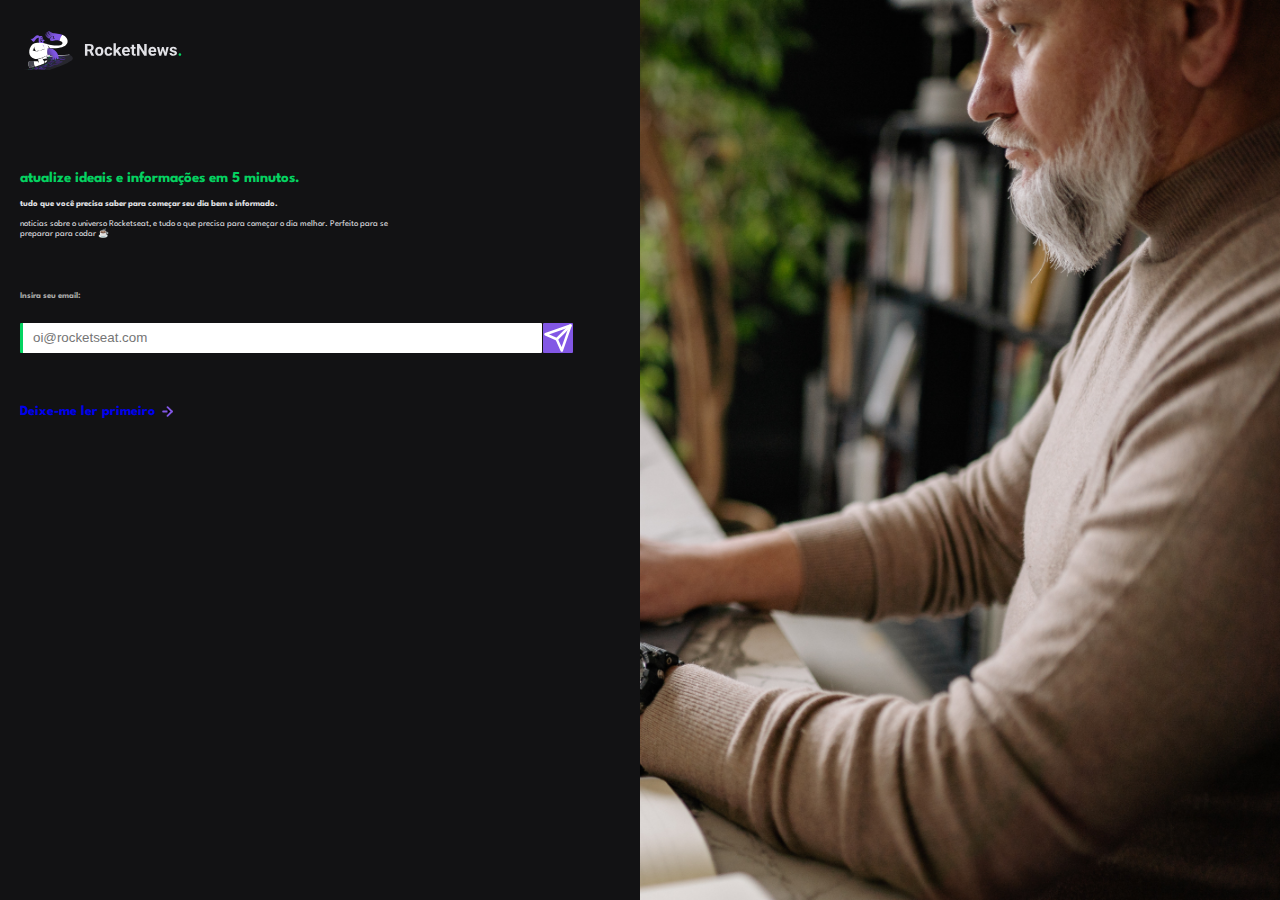
<file: index.html>
<!DOCTYPE html>
<html lang="pt-br">
  <head>
    <meta charset="UTF-8" />
    <meta http-equiv="X-UA-Compatible" content="IE=edge" />
    <meta name="viewport" content="width=device-width, initial-scale=1.0" />
    <link rel="stylesheet" href="style.css">

    <link rel="preconnect" href="https://fonts.googleapis.com">
<link rel="preconnect" href="https://fonts.gstatic.com" crossorigin>
<link href="https://fonts.googleapis.com/css2?family=Spartan:wght@400;500;700&display=swap" rel="stylesheet">

    <title>Rocket News</title>
  </head>
  <body>
    <header id="logo-header">
      <a href="rocketnews.html">
        <img src="./assets/assets/logo.svg" class="img-logo" alt="Logo marca" />
      </a>
    </header>


    <div class="position-img">
     
    </div>

    <div id="text-copy">
      <h2 class="text-title">atualize ideais e informações em 5 minutos.</h2>

      <h3 class="text-subtitle">tudo que você precisa saber para começar seu dia bem e informado.</h3>

      <p class="paragraph">
        noticias sobre o universo Rocketseat, e tudo o que precisa para começar
        o dia melhor. Perfeito para se preparar para codar &#9749
      </p>
    

    </div>


    <div class="log-contact">
      <form action="">
        <label class="ask-contact" for="">Insira seu email: </label>
        <br>
        <input class="contact" placeholder="oi@rocketseat.com" type="email" step="3"> 
       <a href="#" class="img-send"><img class="send" src="./assets/assets/send.svg" alt=""></a> 
      </form>
    </div>

    <div class="read">
 <a href="#" target="_blank"><p>Deixe-me ler primeiro</p><img src="./assets/assets/arrow-right.svg" alt=""></a>
    </div>
  </body>
</html>
</file>
<file: style.css>
* {
  margin: 0;
  padding: 0;
  box-sizing: 0;
}
:root {
  --body-bg-color: #121214;
  --text-color: #e1e1e6;
  --title-color: #04d361;
  --form-color: #a8a8a8;
  --bg-button-color: #8257e5;

  font-size: 62.5%;
}

body {
  background-color: var(--body-bg-color);
  width: 1250px;
  height: 100%;

  font-family: 'Spartan', sans-serif;
}
/*===================== header-logo =====================*/
#logo-header {
  position: absolute;
  left: 1rem;
  top: 3.125rem;
}
.img-logo {
  padding: 0 1.35rem;
  width: 60%;
  height: 60%;
  max-width: 24.3rem;
  max-height: 5.9rem;
}

/*===================  image position =================*/
.position-img {
  width: 50%;
  max-width: 1000px;
  height: 100%;
  position: fixed;
  top: 0;
  right: 0;
  background-image: url(./assets/assets/read_news.jpg);
  background-repeat: no-repeat;
  background-size: cover;
  background-position-x: right;
  
}

/*================== copywritter ========================*/
#text-copy {
  position: absolute;
  width: 40.44rem;
  height: 7rem;
  left: 1rem;
  top: 18rem;
}
.text-title {
  position: absolute;
  left: 1rem;
  top: -1rem;

  width: 50rem;
  height: 1.9rem;

  font-family: 'Spartan', sans-serif;
  font-weight: 700;
  font-size: 1.5rem;
  line-height: 1.75rem;

  color: var(--title-color);
  margin: 0.5 0;
}

.text-subtitle {
  position: absolute;
  top: 0.5rem;
  left: 1rem;
  width: 44rem;
  height: 1rem;

  font-family: 'Spartan', sans-serif;
  font-weight: 700;
  font-size: 0.875rem;

  color: var(--text-color);

  margin: 1.5rem 0;
}

.paragraph {
  position: absolute;
  top: 2.5rem;
  left: 1rem;

  width: 40rem;
  height: 2.4rem;

  font-family: 'Spartan', sans-serif;
  font-weight: 400;
  font-size: 0.875rem;

  color: var(--text-color);

  margin: 1.5rem 0;
}
/*===================== information email =================*/
.log-contact {
  position: relative;
  top: 28rem;
  left: 1rem;

  width: 60rem;
  height: 10rem;

  z-index: 10;
}

.ask-contact {
  position: relative;
  top: 1rem;

  width: 8.4rem;
  height: 1.2rem;

  font-family: 'Spartan', sans-serif;
  font-weight: 700;
  font-size: 0.87rem;
  line-height: 138.73%;

  padding: 0 1.01rem;

  color: var(--form-color);
}
.contact {
  width: 49.9rem;
  height: 3rem;

  position: relative;
  top: 2rem;
  left: 1rem;
  
  background-color: #ffffff;

  padding: 0 1rem;
  border-style: none;

  border-left: solid 0.3rem var(--title-color);
  border-radius: 0.1rem;
  
  display: inline-flex;
  
}

.contact:focus {
  outline: none;
  
  color: var(--bg-button-color);
}

.send{
  position: relative;
  top:3.05rem;
  left:0.836rem;
  
  width:   3rem;
  height:  3rem;
  
  z-index: -1;
  border-radius: 0.1rem;

  background-color: var(--bg-button-color);
}

/*===================== read =============================*/
.read {
  position: relative;
  top: 30rem;
  left: 2rem;

  color: var(--bg-button-color);

  width: 19rem;
  height: 2.5rem;

  font-family: 'Spartan', sans-serif;
  font-size: 1.4rem;
  font-style: normal;
  font-weight: 700;
  line-height: 138.73%;
}
.read > a {
  position: relative;
  top: 1;
  left: 0;

  text-decoration: none;
}
.read > a > p {
  position: relative;
  top: 0;
  left: 0;
  
  display: inline-flex;
  text-decoration: none;
}

.read > a > img {
  position: relative;
  top:0.35rem;
  left: 0.5rem;
  
  width: 1.5rem;
  height: 1.5rem;
}
</file>
